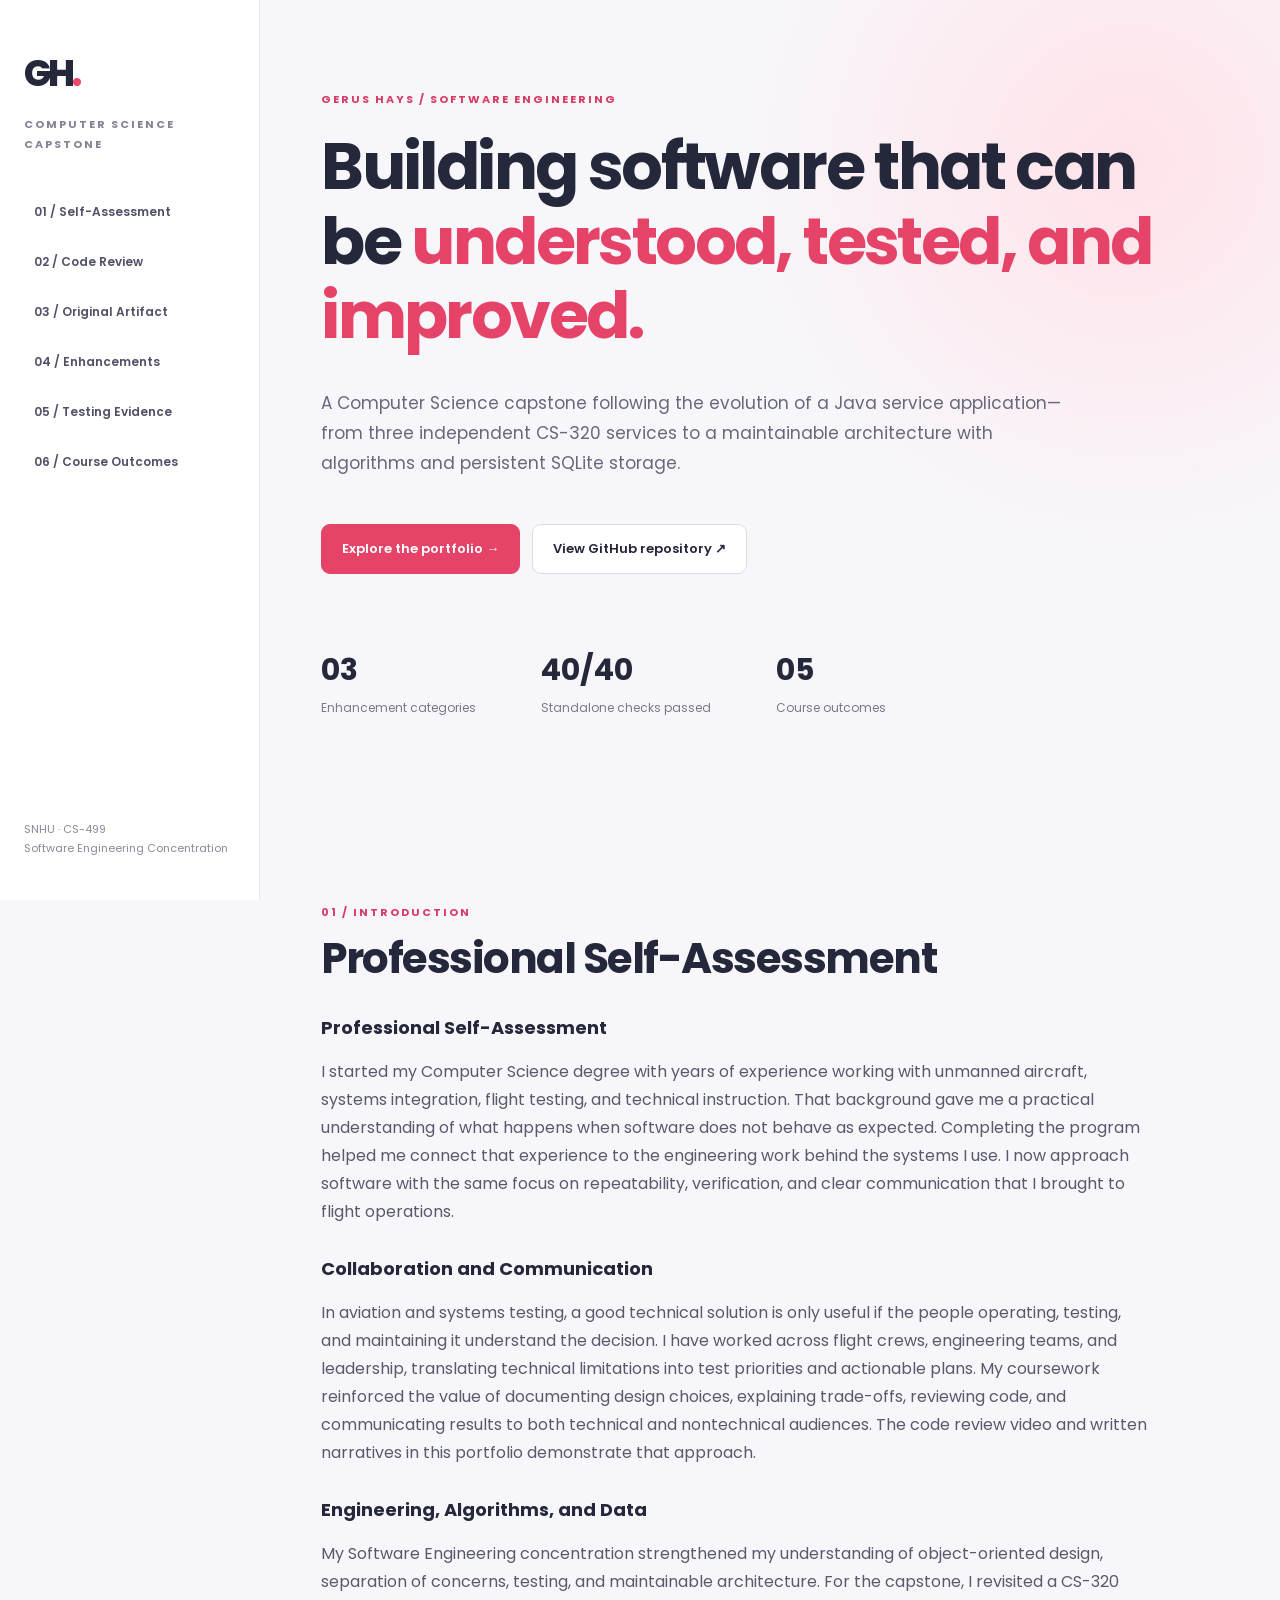
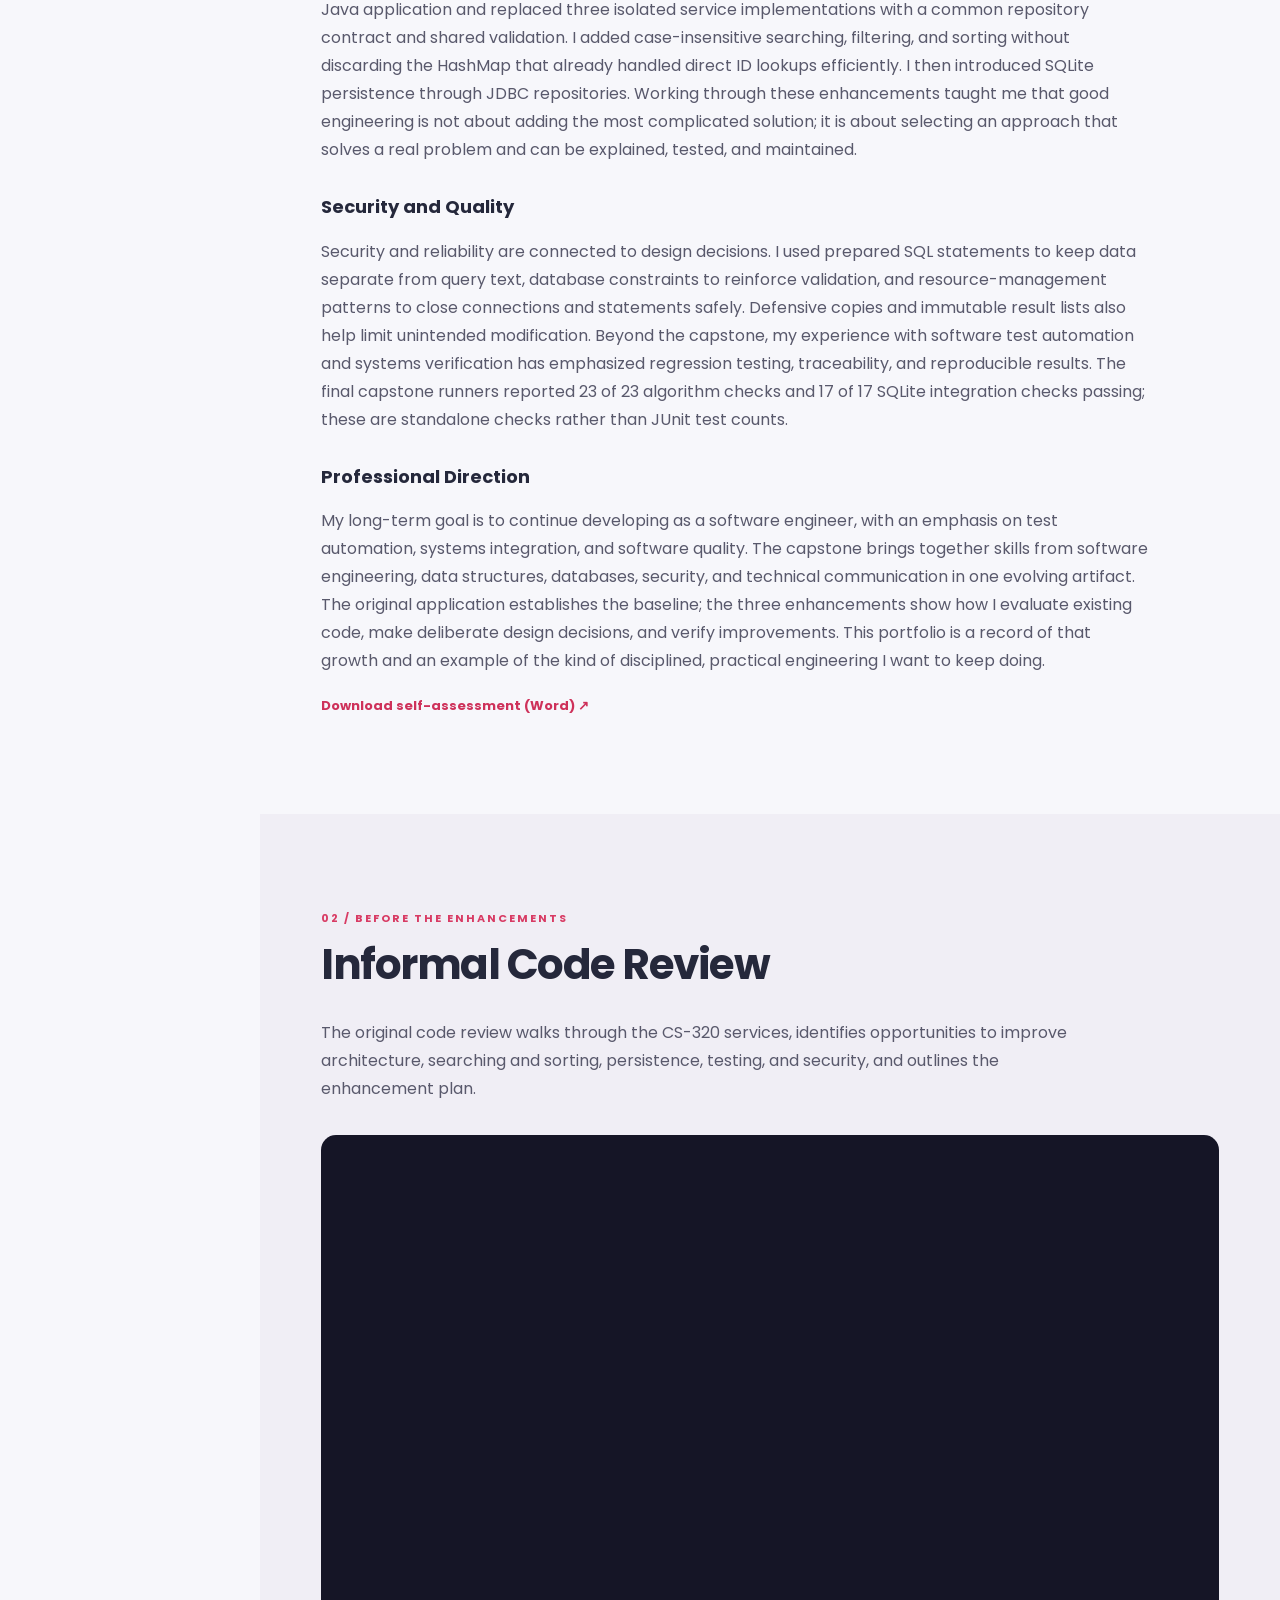
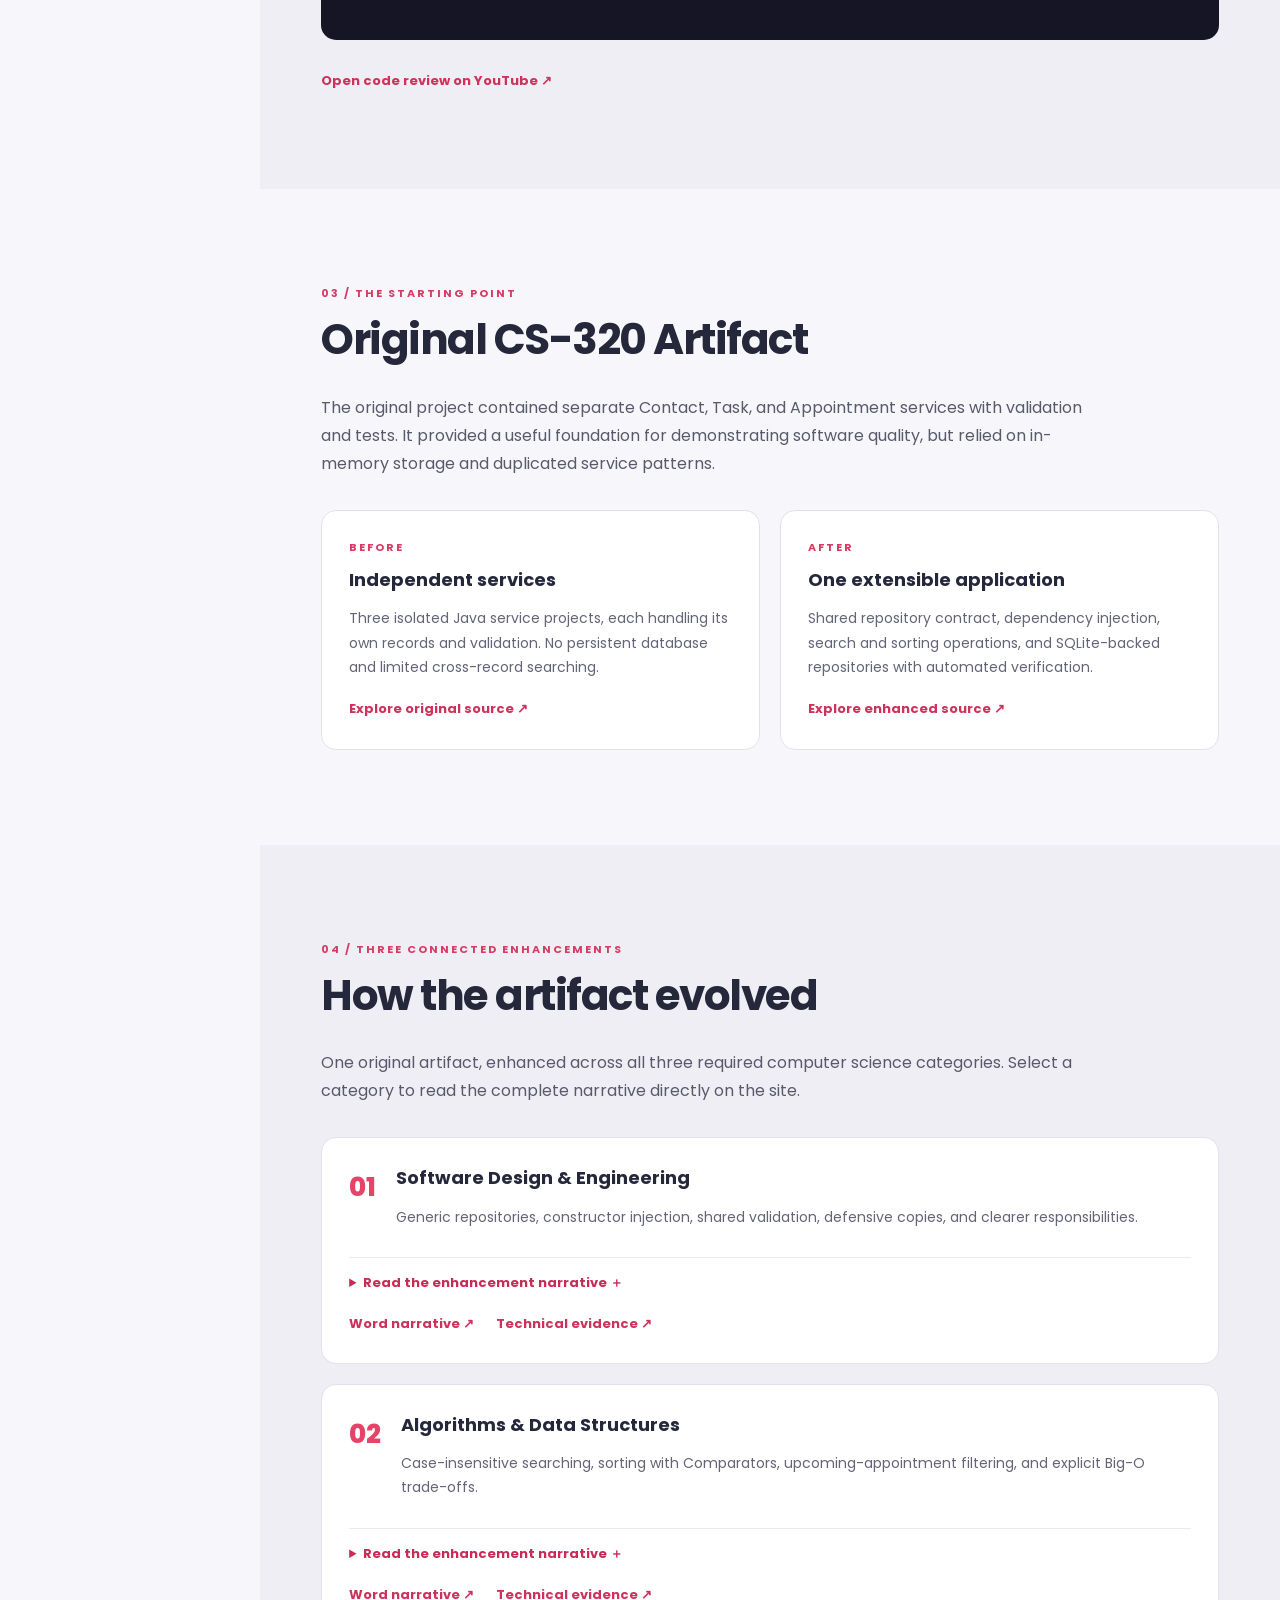
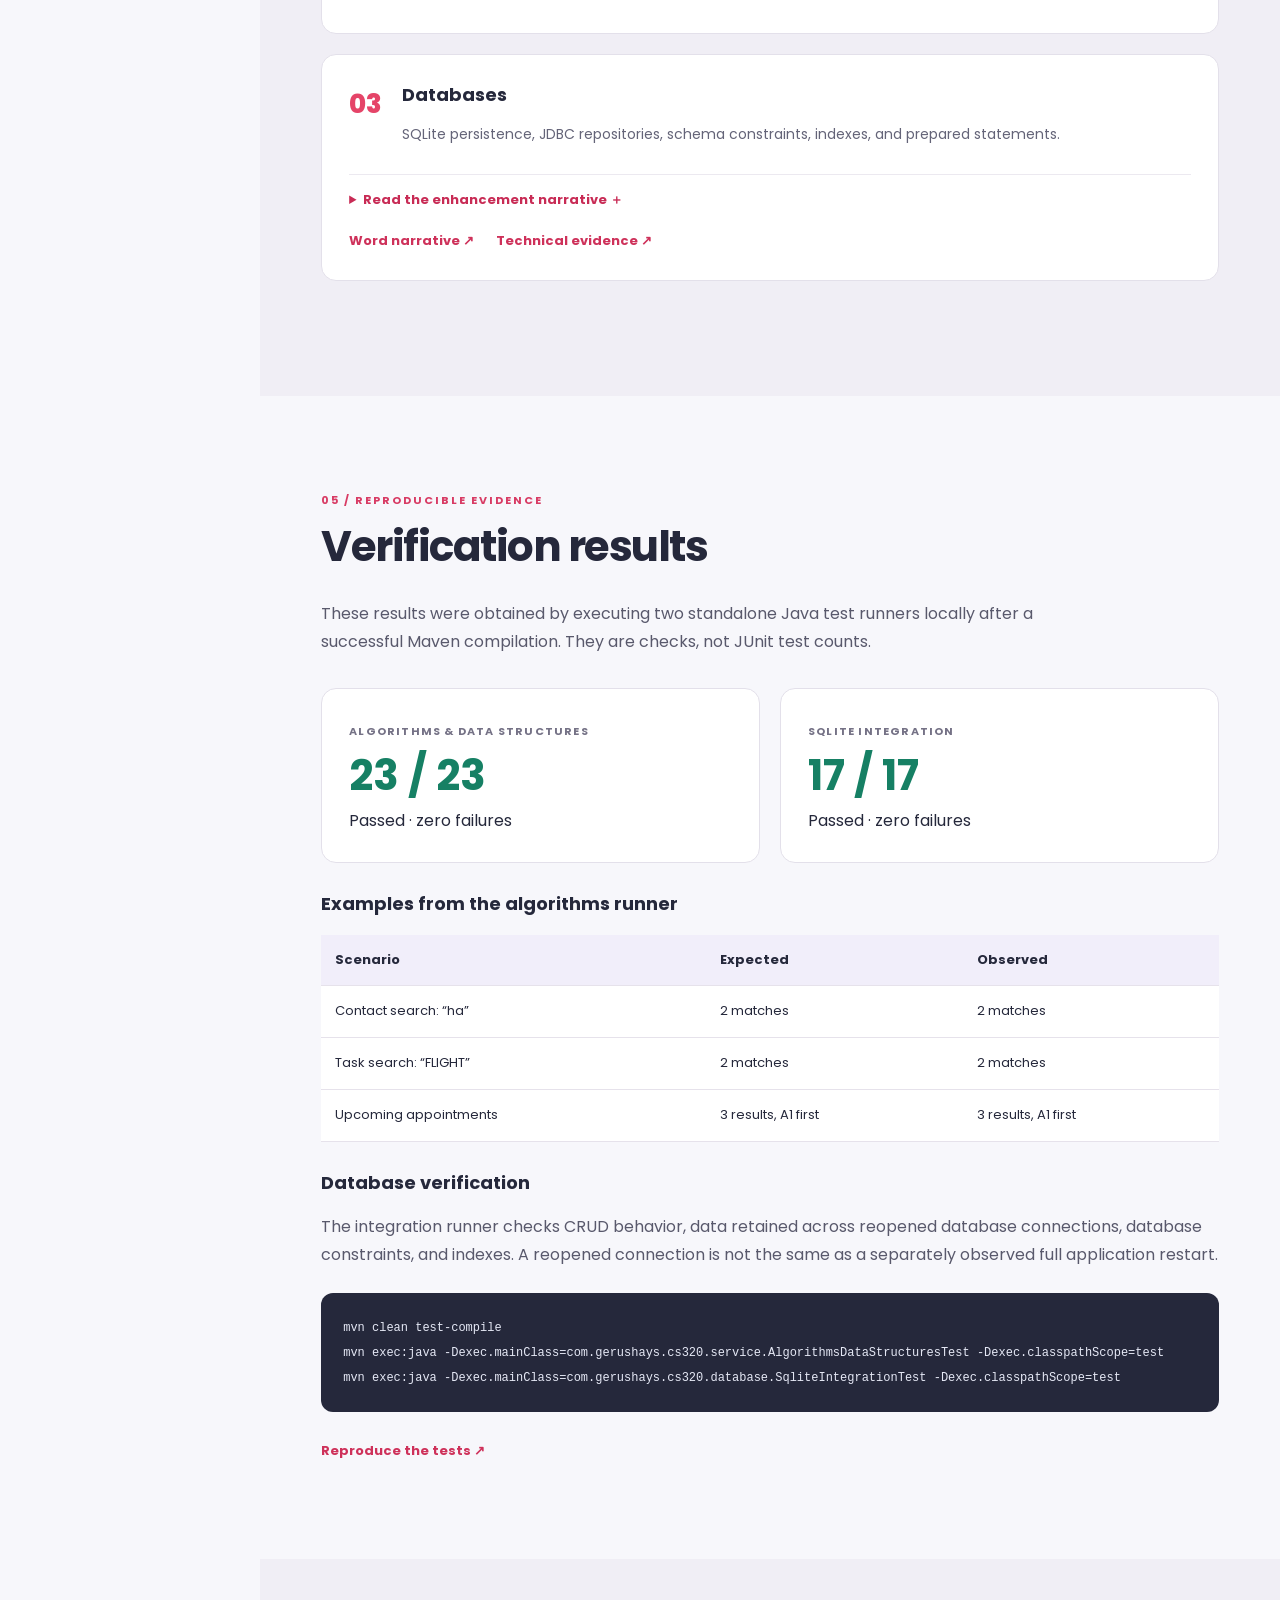
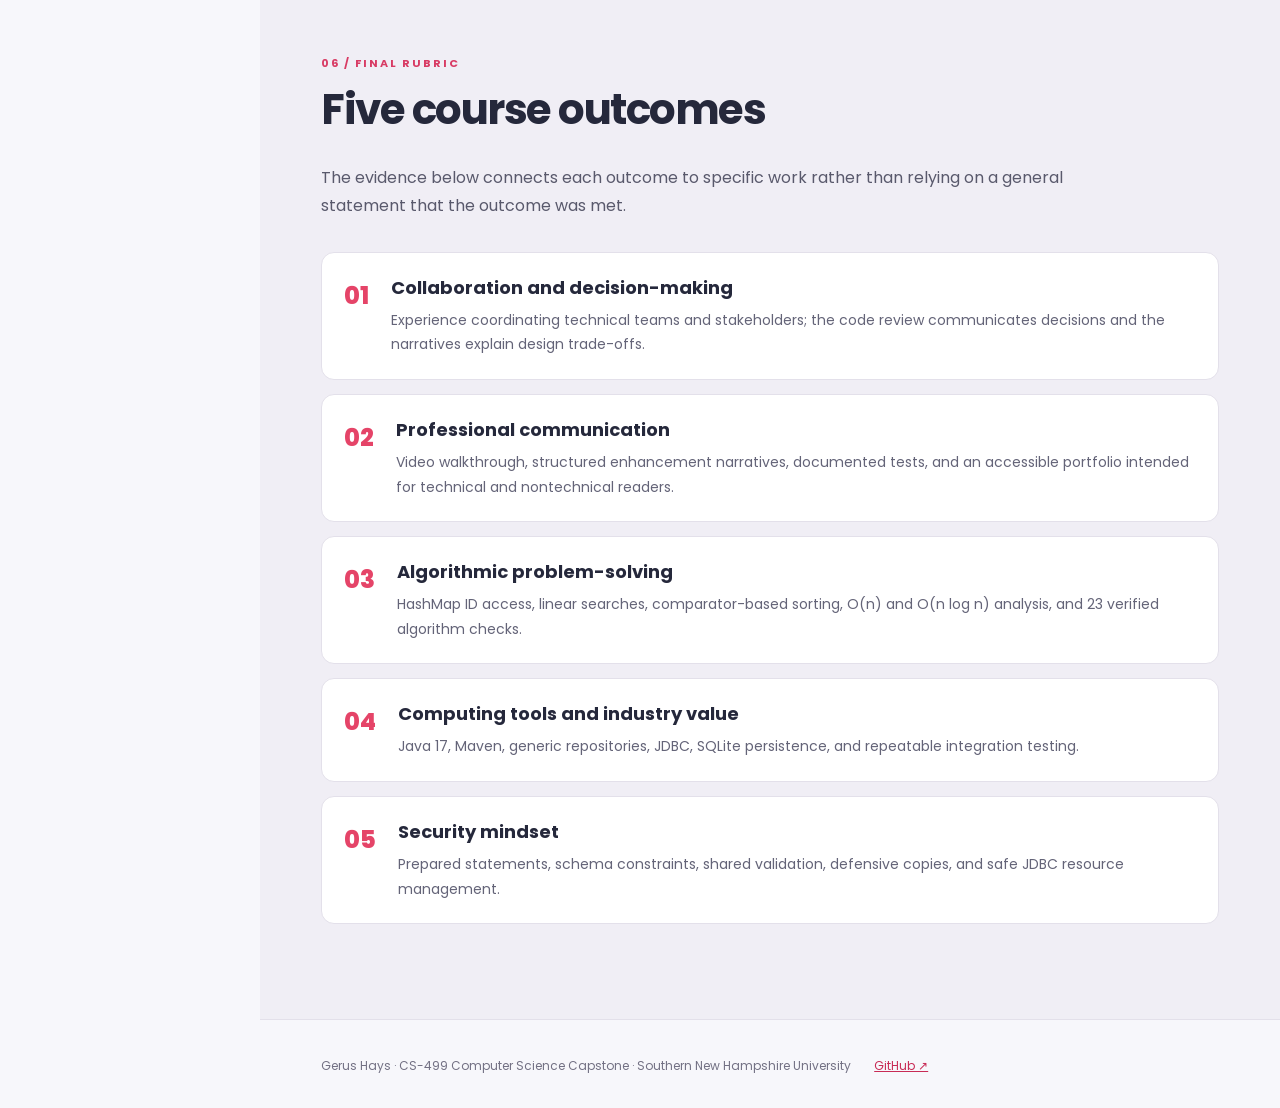
<file: docs/index.html>
<!doctype html><html lang="en"><head><meta charset="utf-8"><meta name="viewport" content="width=device-width,initial-scale=1"><meta name="description" content="Gerus Hays CS-499 Computer Science Capstone ePortfolio: Java software design, algorithms, SQLite and testing."><title>Gerus Hays | CS-499 Capstone</title><link rel="preconnect" href="https://fonts.googleapis.com"><link rel="preconnect" href="https://fonts.gstatic.com" crossorigin><link href="https://fonts.googleapis.com/css2?family=Poppins:wght@400;500;600;700;800&display=swap" rel="stylesheet"><link rel="stylesheet" href="css/capstone.css"></head><body><a class="skip" href="#main">Skip to content</a><aside class="sidebar"><a class="brand" href="#home">GH<span>.</span></a><p class="sidebar-label">COMPUTER SCIENCE CAPSTONE</p><nav aria-label="Main navigation"><a href="#assessment">01 / Self-Assessment</a><a href="#review">02 / Code Review</a><a href="#artifact">03 / Original Artifact</a><a href="#enhancements">04 / Enhancements</a><a href="#testing">05 / Testing Evidence</a><a href="#outcomes">06 / Course Outcomes</a></nav><div class="sidebar-bottom">SNHU · CS-499<br>Software Engineering Concentration</div></aside><main id="main"><section id="home" class="hero"><div class="eyebrow">GERUS HAYS / SOFTWARE ENGINEERING</div><h1>Building software that can be <em>understood, tested, and improved.</em></h1><p class="lead">A Computer Science capstone following the evolution of a Java service application—from three independent CS-320 services to a maintainable architecture with algorithms and persistent SQLite storage.</p><div class="actions"><a class="btn primary" href="#assessment">Explore the portfolio →</a><a class="btn" href="https://github.com/GerusHays/CS-499-Capstone" target="_blank" rel="noopener">View GitHub repository ↗</a></div><div class="metrics"><div><strong>03</strong><span>Enhancement categories</span></div><div><strong>40/40</strong><span>Standalone checks passed</span></div><div><strong>05</strong><span>Course outcomes</span></div></div></section><section id="assessment" class="section"><div class="eyebrow">01 / INTRODUCTION</div><h2>Professional Self-Assessment</h2><div class="reading"><h3>Professional Self-Assessment</h3><p>I started my Computer Science degree with years of experience working with unmanned aircraft, systems integration, flight testing, and technical instruction. That background gave me a practical understanding of what happens when software does not behave as expected. Completing the program helped me connect that experience to the engineering work behind the systems I use. I now approach software with the same focus on repeatability, verification, and clear communication that I brought to flight operations.</p><h3>Collaboration and Communication</h3><p>In aviation and systems testing, a good technical solution is only useful if the people operating, testing, and maintaining it understand the decision. I have worked across flight crews, engineering teams, and leadership, translating technical limitations into test priorities and actionable plans. My coursework reinforced the value of documenting design choices, explaining trade-offs, reviewing code, and communicating results to both technical and nontechnical audiences. The code review video and written narratives in this portfolio demonstrate that approach.</p><h3>Engineering, Algorithms, and Data</h3><p>My Software Engineering concentration strengthened my understanding of object-oriented design, separation of concerns, testing, and maintainable architecture. For the capstone, I revisited a CS-320 Java application and replaced three isolated service implementations with a common repository contract and shared validation. I added case-insensitive searching, filtering, and sorting without discarding the HashMap that already handled direct ID lookups efficiently. I then introduced SQLite persistence through JDBC repositories. Working through these enhancements taught me that good engineering is not about adding the most complicated solution; it is about selecting an approach that solves a real problem and can be explained, tested, and maintained.</p><h3>Security and Quality</h3><p>Security and reliability are connected to design decisions. I used prepared SQL statements to keep data separate from query text, database constraints to reinforce validation, and resource-management patterns to close connections and statements safely. Defensive copies and immutable result lists also help limit unintended modification. Beyond the capstone, my experience with software test automation and systems verification has emphasized regression testing, traceability, and reproducible results. The final capstone runners reported 23 of 23 algorithm checks and 17 of 17 SQLite integration checks passing; these are standalone checks rather than JUnit test counts.</p><h3>Professional Direction</h3><p>My long-term goal is to continue developing as a software engineer, with an emphasis on test automation, systems integration, and software quality. The capstone brings together skills from software engineering, data structures, databases, security, and technical communication in one evolving artifact. The original application establishes the baseline; the three enhancements show how I evaluate existing code, make deliberate design decisions, and verify improvements. This portfolio is a record of that growth and an example of the kind of disciplined, practical engineering I want to keep doing.</p></div><a class="text-link" href="narratives/Professional%20Self-Assessment.docx">Download self-assessment (Word) ↗</a></section><section id="review" class="section alt"><div class="eyebrow">02 / BEFORE THE ENHANCEMENTS</div><h2>Informal Code Review</h2><p class="intro">The original code review walks through the CS-320 services, identifies opportunities to improve architecture, searching and sorting, persistence, testing, and security, and outlines the enhancement plan.</p><div class="video"><iframe src="https://www.youtube-nocookie.com/embed/ywPqtQ3JdK4" title="CS-499 informal code review" loading="lazy" allow="accelerometer; autoplay; clipboard-write; encrypted-media; gyroscope; picture-in-picture; web-share" referrerpolicy="strict-origin-when-cross-origin" allowfullscreen></iframe></div><a class="text-link" href="https://youtu.be/ywPqtQ3JdK4" target="_blank" rel="noopener">Open code review on YouTube ↗</a></section><section id="artifact" class="section"><div class="eyebrow">03 / THE STARTING POINT</div><h2>Original CS-320 Artifact</h2><p class="intro">The original project contained separate Contact, Task, and Appointment services with validation and tests. It provided a useful foundation for demonstrating software quality, but relied on in-memory storage and duplicated service patterns.</p><div class="split"><article class="tile"><div class="tile-label">BEFORE</div><h3>Independent services</h3><p>Three isolated Java service projects, each handling its own records and validation. No persistent database and limited cross-record searching.</p><a class="text-link" href="https://github.com/GerusHays/CS-499-Capstone/tree/main/original-artifact/CS-320" target="_blank" rel="noopener">Explore original source ↗</a></article><article class="tile"><div class="tile-label">AFTER</div><h3>One extensible application</h3><p>Shared repository contract, dependency injection, search and sorting operations, and SQLite-backed repositories with automated verification.</p><a class="text-link" href="https://github.com/GerusHays/CS-499-Capstone/tree/main/enhanced-artifact" target="_blank" rel="noopener">Explore enhanced source ↗</a></article></div></section><section id="enhancements" class="section alt"><div class="eyebrow">04 / THREE CONNECTED ENHANCEMENTS</div><h2>How the artifact evolved</h2><p class="intro">One original artifact, enhanced across all three required computer science categories. Select a category to read the complete narrative directly on the site.</p><article class="enhance" id="engineering"><div class="enhance-heading"><span class="num">01</span><div><h3>Software Design & Engineering</h3><p>Generic repositories, constructor injection, shared validation, defensive copies, and clearer responsibilities.</p></div></div><details><summary>Read the enhancement narrative <span aria-hidden="true">＋</span></summary><div class="reading"><h3>Artifact and Rationale</h3><p>This enhancement builds on the Contact, Task, and Appointment services originally developed for CS-320 Software Testing, Automation, and Quality Assurance. I chose it because the original services demonstrated validation and testing, but their duplicated logic made future changes more difficult. The capstone was an opportunity to improve the architecture while preserving the original behavior.</p><h3>Enhancement and Skills</h3><p>I introduced a generic Repository&lt;T&gt; contract, an InMemoryRepository implementation, an Identifiable interface, shared validation, consistent exception handling, defensive copies, and unmodifiable result collections. Constructor dependency injection lets each service accept a repository without knowing how records are stored. That separation means an in-memory repository can be replaced with a SQLite-backed implementation without rewriting the service methods. It also makes isolated testing easier and keeps persistence decisions out of the business logic.</p><h3>Evidence and Reflection</h3><p>The Java service classes and repository implementations provide the architectural evidence. The 23-check algorithms runner exercises selected service behavior after refactoring, and the 17-check SQLite runner verifies the alternate persistence implementation. Both suites passed in the final local run. These results are useful regression evidence but do not establish that every original CS-320 JUnit test was rerun. The main lesson was that improving a system can mean removing duplication and reducing coupling instead of adding visible features.</p><h3>Course Outcomes</h3><p>This enhancement contributes to Outcome 3 through design trade-offs and separation of responsibilities, Outcome 4 through reusable Java architecture, and Outcome 5 through defensive handling and validation. The accompanying code review and explanations also contribute to Outcomes 1 and 2 by making the decisions accessible to reviewers and stakeholders.</p></div></details><div class="links"><a href="narratives/CS%20499%20Enhancement%20One%20-%20Software%20Engineering.docx">Word narrative ↗</a><a href="https://github.com/GerusHays/CS-499-Capstone/blob/main/enhanced-artifact/ARCHITECTURE_EVIDENCE.md" target="_blank" rel="noopener">Technical evidence ↗</a></div></article><article class="enhance" id="algorithms"><div class="enhance-heading"><span class="num">02</span><div><h3>Algorithms & Data Structures</h3><p>Case-insensitive searching, sorting with Comparators, upcoming-appointment filtering, and explicit Big-O trade-offs.</p></div></div><details><summary>Read the enhancement narrative <span aria-hidden="true">＋</span></summary><div class="reading"><h3>Artifact and Rationale</h3><p>The second enhancement expands the same Java Contact, Task, and Appointment application with practical searching, filtering, and sorting. I kept the existing HashMap-based repository because exact-ID lookup was already efficient and did not need to be replaced just to introduce a different data structure.</p><h3>Algorithms and Complexity</h3><p>Exact ID lookup in an in-memory HashMap is O(1) on average, with O(n) worst-case behavior under pathological collisions. Case-insensitive contact and task searches scan the records in O(n) record comparisons, excluding the additional cost of string matching. Filtering n appointments and sorting k qualifying records takes O(n + k log k) worst-case time; sorting all n records takes O(n log n) worst-case time. Search results require O(k) space, and copied sorted lists require O(n) space. A linear scan roughly doubles its record comparisons when the record count doubles, whereas sorting grows faster. Java Comparators keep the code clear and avoid unnecessary custom sorting implementations.</p><h3>Verified Test Examples</h3><p>The standalone AlgorithmsDataStructuresTest runner passed 23 of 23 checks with zero failures. Representative assertions verified that contact search for “ha” returned two matches, task search for “FLIGHT” returned two matches, and the upcoming-appointment filter returned three appointments with A1 first. Tests also covered empty collections, invalid terms, no-match searches, case insensitivity, and ordering. These are concrete checks of the new behavior rather than a generic claim that the enhancement works.</p><h3>Reflection and Outcomes</h3><p>This work reinforced that data structures should be selected for access patterns, not novelty. HashMap is appropriate for direct IDs; lists, traversal, and comparators are appropriate for flexible queries on a modest dataset. Outcome 3 is demonstrated by the algorithms, complexity analysis, and assertions. Outcomes 2 and 4 are supported by the explanation of trade-offs and use of standard Java collection tools. The test runner and unmodifiable results also contribute evidence of quality and defensive design.</p></div></details><div class="links"><a href="narratives/CS%20499%20Enhancement%20Two%20-%20Algorithms.docx">Word narrative ↗</a><a href="https://github.com/GerusHays/CS-499-Capstone/blob/main/enhanced-artifact/ALGORITHM_ANALYSIS.md" target="_blank" rel="noopener">Technical evidence ↗</a></div></article><article class="enhance" id="database"><div class="enhance-heading"><span class="num">03</span><div><h3>Databases</h3><p>SQLite persistence, JDBC repositories, schema constraints, indexes, and prepared statements.</p></div></div><details><summary>Read the enhancement narrative <span aria-hidden="true">＋</span></summary><div class="reading"><h3>Artifact and Rationale</h3><p>The third enhancement extends the same CS-320-derived application from temporary in-memory storage to persistent SQLite storage. I selected this change because records should survive the lifetime of a single application process and because it demonstrates how an existing software design can evolve without discarding earlier architectural work.</p><h3>Implementation</h3><p>DatabaseManager initializes the schema and manages connections. Separate JDBC repositories handle Contact, Task, and Appointment records, with primary keys, constraints, indexes, and parameterized SQL. The services continue to depend on Repository&lt;T&gt;, so switching from InMemoryRepository to a SQLite repository does not require rewriting business logic. Prepared statements reduce SQL-injection risk for values, while schema constraints reinforce application-level validation. Try-with-resources closes JDBC resources.</p><h3>Verified Integration Evidence</h3><p>The standalone SqliteIntegrationTest runner completed 17 of 17 checks successfully during the final local run. The suite exercises CRUD operations, persistence across reopened connections, constraints, and index behavior. The test is designed to reopen the same database file to check that stored records survive connection closure; that is evidence of persistence across sessions, though it is not a separately observed full application restart. Together with the 23 passing algorithm checks, the project has 40 passing standalone checks. These are not JUnit test counts.</p><h3>Reflection and Outcomes</h3><p>The main lesson was that database integration is an architectural decision, not merely a new place to store records. Reusing the repository abstraction made the change smaller and easier to reason about. Outcome 4 is demonstrated by JDBC and SQLite implementation; Outcome 5 by prepared statements, validation, and constraints; and Outcome 3 by the trade-offs between in-memory lookup and database-backed access. The code review, test evidence, and narrative support technical communication and collaborative review.</p></div></details><div class="links"><a href="narratives/CS%20499%20Enhancement%20Three%20-%20Databases.docx">Word narrative ↗</a><a href="https://github.com/GerusHays/CS-499-Capstone/blob/main/enhanced-artifact/DATABASE_ENHANCEMENT.md" target="_blank" rel="noopener">Technical evidence ↗</a></div></article></section><section id="testing" class="section"><div class="eyebrow">05 / REPRODUCIBLE EVIDENCE</div><h2>Verification results</h2><p class="intro">These results were obtained by executing two standalone Java test runners locally after a successful Maven compilation. They are checks, not JUnit test counts.</p><div class="split"><div class="result"><span>ALGORITHMS & DATA STRUCTURES</span><strong>23 / 23</strong><p>Passed · zero failures</p></div><div class="result"><span>SQLITE INTEGRATION</span><strong>17 / 17</strong><p>Passed · zero failures</p></div></div><h3>Examples from the algorithms runner</h3><div class="table-wrap"><table><thead><tr><th>Scenario</th><th>Expected</th><th>Observed</th></tr></thead><tbody><tr><td>Contact search: “ha”</td><td>2 matches</td><td>2 matches</td></tr><tr><td>Task search: “FLIGHT”</td><td>2 matches</td><td>2 matches</td></tr><tr><td>Upcoming appointments</td><td>3 results, A1 first</td><td>3 results, A1 first</td></tr></tbody></table></div><h3>Database verification</h3><p>The integration runner checks CRUD behavior, data retained across reopened database connections, database constraints, and indexes. A reopened connection is not the same as a separately observed full application restart.</p><div class="code"><code>mvn clean test-compile<br>mvn exec:java -Dexec.mainClass=com.gerushays.cs320.service.AlgorithmsDataStructuresTest -Dexec.classpathScope=test<br>mvn exec:java -Dexec.mainClass=com.gerushays.cs320.database.SqliteIntegrationTest -Dexec.classpathScope=test</code></div><a class="text-link" href="https://github.com/GerusHays/CS-499-Capstone/blob/main/enhanced-artifact/TESTING.md" target="_blank" rel="noopener">Reproduce the tests ↗</a></section><section id="outcomes" class="section alt"><div class="eyebrow">06 / FINAL RUBRIC</div><h2>Five course outcomes</h2><p class="intro">The evidence below connects each outcome to specific work rather than relying on a general statement that the outcome was met.</p><div class="outcomes"><div class="outcome"><span>01</span><div><h3>Collaboration and decision-making</h3><p>Experience coordinating technical teams and stakeholders; the code review communicates decisions and the narratives explain design trade-offs.</p></div></div><div class="outcome"><span>02</span><div><h3>Professional communication</h3><p>Video walkthrough, structured enhancement narratives, documented tests, and an accessible portfolio intended for technical and nontechnical readers.</p></div></div><div class="outcome"><span>03</span><div><h3>Algorithmic problem-solving</h3><p>HashMap ID access, linear searches, comparator-based sorting, O(n) and O(n log n) analysis, and 23 verified algorithm checks.</p></div></div><div class="outcome"><span>04</span><div><h3>Computing tools and industry value</h3><p>Java 17, Maven, generic repositories, JDBC, SQLite persistence, and repeatable integration testing.</p></div></div><div class="outcome"><span>05</span><div><h3>Security mindset</h3><p>Prepared statements, schema constraints, shared validation, defensive copies, and safe JDBC resource management.</p></div></div></div></section><footer>Gerus Hays · CS-499 Computer Science Capstone · Southern New Hampshire University <a href="https://github.com/GerusHays/CS-499-Capstone" target="_blank" rel="noopener">GitHub ↗</a></footer></main><script src="js/capstone.js"></script></body></html>
</file>
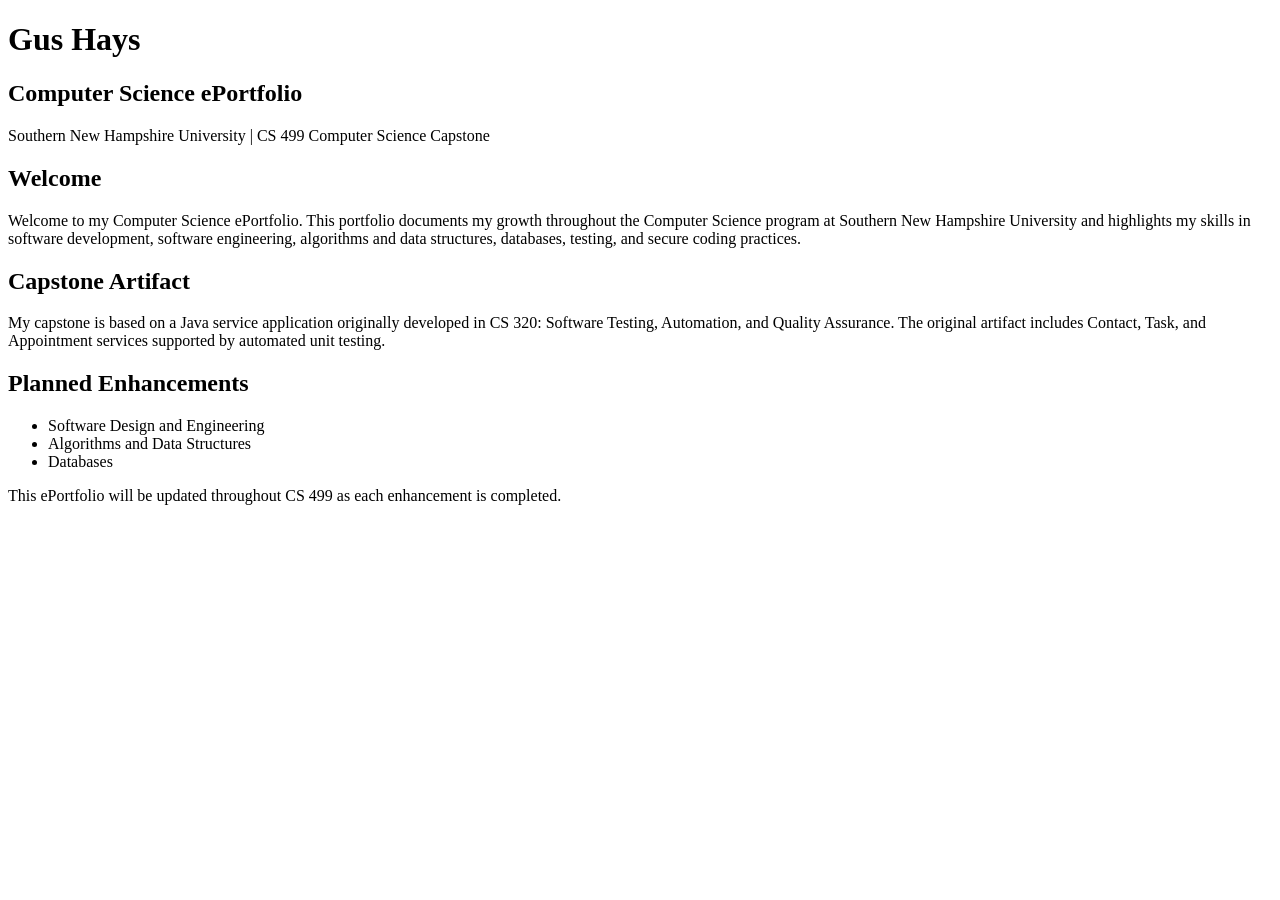
<file: original-artifact/CS-320/docs/index.html>
<!DOCTYPE html>
<html lang="en">
<head>
    <meta charset="UTF-8">
    <meta name="viewport" content="width=device-width, initial-scale=1.0">
    <title>Gus Hays | Computer Science ePortfolio</title>
</head>

<body>

    <header>
        <h1>Gus Hays</h1>
        <h2>Computer Science ePortfolio</h2>
        <p>Southern New Hampshire University | CS 499 Computer Science Capstone</p>
    </header>

    <main>
        <h2>Welcome</h2>

        <p>
            Welcome to my Computer Science ePortfolio. This portfolio documents
            my growth throughout the Computer Science program at Southern New
            Hampshire University and highlights my skills in software development,
            software engineering, algorithms and data structures, databases,
            testing, and secure coding practices.
        </p>

        <h2>Capstone Artifact</h2>

        <p>
            My capstone is based on a Java service application originally
            developed in CS 320: Software Testing, Automation, and Quality
            Assurance. The original artifact includes Contact, Task, and
            Appointment services supported by automated unit testing.
        </p>

        <h2>Planned Enhancements</h2>

        <ul>
            <li>Software Design and Engineering</li>
            <li>Algorithms and Data Structures</li>
            <li>Databases</li>
        </ul>

        <p>
            This ePortfolio will be updated throughout CS 499 as each enhancement
            is completed.
        </p>
    </main>

</body>
</html>
</file>
<file: docs/css/capstone.css>
*{box-sizing:border-box}html{scroll-behavior:smooth}body{margin:0;background:#f7f7fb;color:#25283b;font-family:Poppins,Arial,sans-serif;line-height:1.75}a{color:inherit}a:focus-visible,summary:focus-visible{outline:3px solid #9d4edd;outline-offset:3px}.skip{position:absolute;top:-100px;background:#fff;padding:12px;z-index:10}.skip:focus{top:0}.sidebar{position:fixed;inset:0 auto 0 0;width:260px;background:#fff;border-right:1px solid #e8e6ef;padding:42px 24px;display:flex;flex-direction:column;z-index:2}.brand{font-size:36px;font-weight:800;text-decoration:none;letter-spacing:-3px}.brand span{color:#ee496b}.sidebar-label,.eyebrow,.tile-label{font-size:11px;font-weight:700;letter-spacing:2px;color:#d83b64}.sidebar-label{color:#858398;line-height:1.8;margin:10px 0 34px}.sidebar nav{display:grid;gap:5px}.sidebar nav a{font-size:12px;text-decoration:none;border-radius:9px;padding:12px 10px;font-weight:600;color:#515169}.sidebar nav a:hover,.sidebar nav a.active{background:#fff0f3;color:#c82b55}.sidebar-bottom{margin-top:auto;font-size:11px;color:#8b889c}main{margin-left:260px}.hero,.section{padding:90px max(6%,30px);max-width:1450px;margin:auto}.hero{min-height:85vh;display:flex;flex-direction:column;justify-content:center;background:radial-gradient(circle at 85% 20%,#ffe3e9,transparent 37%)}.hero h1{font-size:clamp(38px,5.1vw,70px);line-height:1.14;max-width:850px;letter-spacing:-2.6px;margin:20px 0}.hero h1 em{font-style:normal;color:#e54468}.lead{font-size:17px;color:#68687d;max-width:750px}.actions{display:flex;gap:12px;flex-wrap:wrap;margin-top:28px}.btn{border:1px solid #dedbe6;border-radius:9px;padding:13px 20px;text-decoration:none;font-weight:600;font-size:13px;background:#fff}.btn.primary{background:#e54468;border-color:#e54468;color:#fff}.metrics{display:flex;gap:65px;flex-wrap:wrap;margin-top:70px}.metrics div{display:flex;flex-direction:column}.metrics strong{font-size:30px}.metrics span{font-size:12px;color:#7a798a}.section{padding-top:95px;padding-bottom:95px;scroll-margin-top:10px}.section.alt{background:#f0eef5}.section h2{font-size:clamp(28px,3.3vw,44px);letter-spacing:-1.5px;line-height:1.2;margin:12px 0 28px}.section h3{font-size:18px;line-height:1.4;margin-top:28px}.intro{color:#626276;max-width:780px;margin-bottom:32px}.reading{max-width:830px}.reading p,.section>p{color:#59596c}.reading h3{margin-top:30px}.text-link,.links a{font-size:13px;font-weight:700;color:#ce315a;text-decoration:none}.text-link:hover,.links a:hover{text-decoration:underline}.video{max-width:900px;aspect-ratio:16/9;background:#151526;border-radius:15px;overflow:hidden;margin:26px 0}.video iframe{width:100%;height:100%;border:0}.split{display:grid;grid-template-columns:repeat(2,minmax(0,1fr));gap:20px}.tile,.enhance,.result{background:#fff;border:1px solid #e3e0ea;border-radius:15px;padding:27px}.tile h3{margin:10px 0}.tile p,.enhance p,.outcome p{color:#646478;font-size:14px}.enhance{margin:20px 0}.enhance-heading{display:flex;align-items:start;gap:20px}.enhance-heading h3{margin:0}.num{font-size:26px;color:#e54468;font-weight:800}.enhance details{margin-top:14px;border-top:1px solid #ece9f0;padding-top:14px}.enhance summary{cursor:pointer;font-weight:700;color:#c82b55;font-size:13px}.enhance details .reading{padding:8px 0}.links{display:flex;gap:22px;flex-wrap:wrap;margin-top:18px}.result span{font-size:11px;letter-spacing:1.2px;font-weight:700;color:#757286}.result strong{display:block;font-size:42px;color:#168064;line-height:1.5}.result p{margin:0}.table-wrap{overflow:auto}table{border-collapse:collapse;width:100%;background:#fff;font-size:13px}th,td{text-align:left;padding:14px;border-bottom:1px solid #e6e2eb}th{background:#f1eefa}.code{overflow:auto;background:#25283b;color:#e5e8f5;padding:22px;border-radius:12px;font-size:12px;line-height:2;margin:24px 0}.outcomes{display:grid;gap:14px}.outcome{display:flex;gap:22px;padding:22px;background:#fff;border:1px solid #e3e0ea;border-radius:13px}.outcome>span{font-size:24px;font-weight:800;color:#e54468}.outcome h3{margin:0}.outcome p{margin:8px 0 0}footer{padding:35px 6%;font-size:12px;color:#737184;border-top:1px solid #e3e0ea}footer a{margin-left:20px;color:#c82b55}@media(max-width:950px){.sidebar{position:relative;width:auto;padding:18px 24px}.sidebar nav{display:flex;overflow:auto;gap:4px}.sidebar nav a{white-space:nowrap}.sidebar-label,.sidebar-bottom{display:none}main{margin-left:0}.hero,.section{padding:65px 6%}.hero{min-height:75vh}.metrics{gap:25px;margin-top:40px}}@media(max-width:620px){.split{grid-template-columns:1fr}.hero h1{letter-spacing:-1px}.metrics{gap:20px}.metrics strong{font-size:24px}.enhance-heading{gap:12px}.section{padding-top:65px;padding-bottom:65px}}@media(prefers-reduced-motion:reduce){html{scroll-behavior:auto}}
</file>
